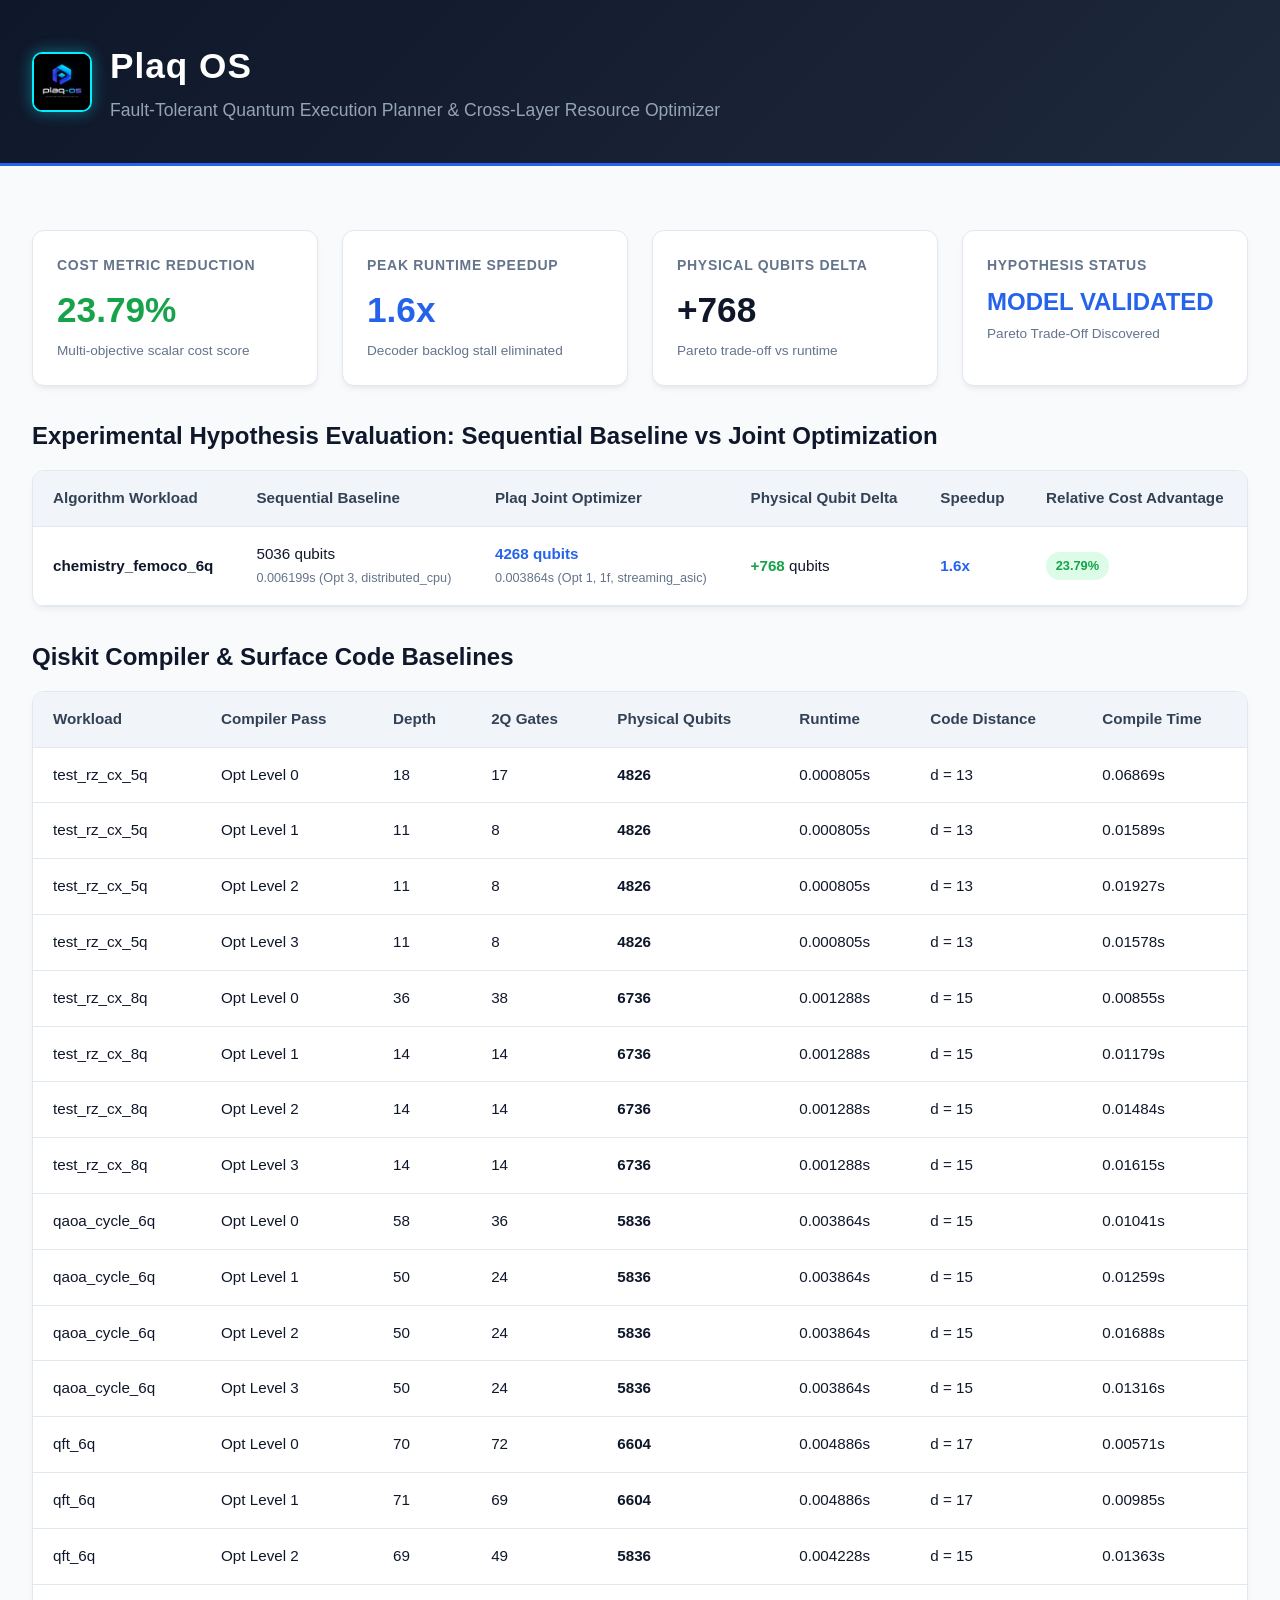
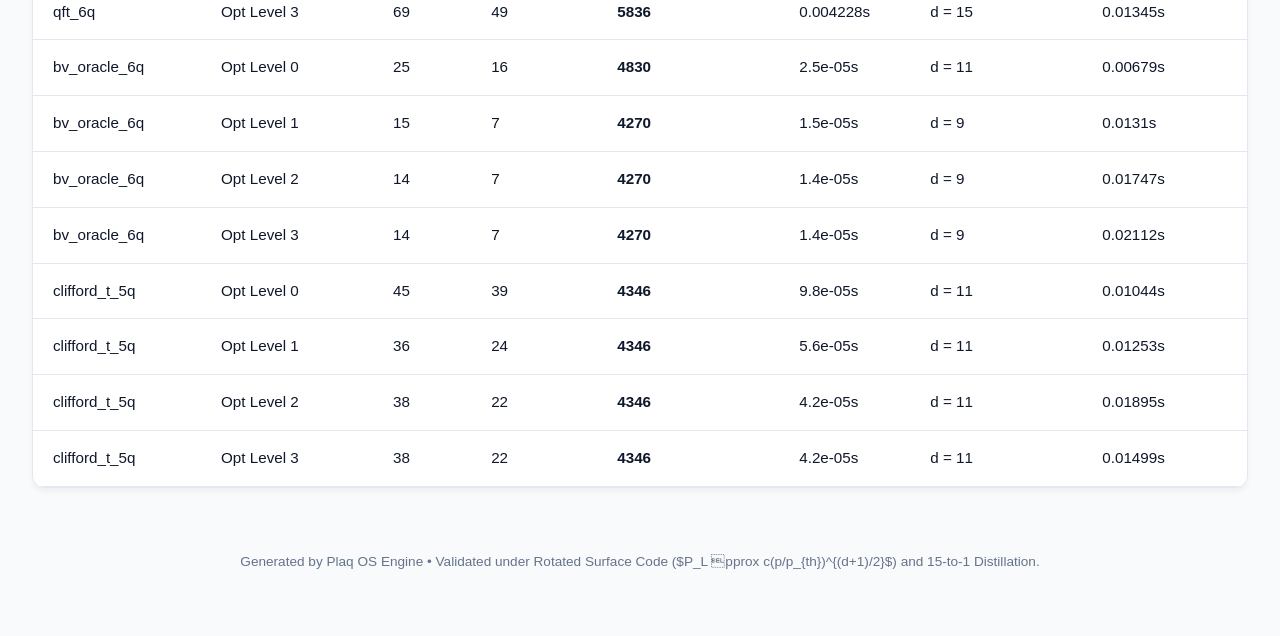
<file: results/dashboard.html>
<!DOCTYPE html>
<html lang="en">
<head>
    <meta charset="UTF-8">
    <meta name="viewport" content="width=device-width, initial-scale=1.0">
    <title>Plaq OS: Fault-Tolerant Quantum Execution Dashboard</title>
    <style>
        :root {
            --primary: #2563eb;
            --primary-dark: #1d4ed8;
            --success: #16a34a;
            --warning: #d97706;
            --danger: #dc2626;
            --bg: #f8fafc;
            --card-bg: #ffffff;
            --text-main: #0f172a;
            --text-muted: #64748b;
            --border: #e2e8f0;
        }
        body {
            font-family: -apple-system, BlinkMacSystemFont, "Segoe UI", Roboto, Helvetica, Arial, sans-serif;
            background-color: var(--bg);
            color: var(--text-main);
            margin: 0;
            padding: 0;
            line-height: 1.5;
        }
        .header {
            background: linear-gradient(135deg, #0f172a 0%, #1e293b 100%);
            color: white;
            padding: 2.5rem 2rem;
            border-bottom: 3px solid var(--primary);
        }
        .container {
            max-width: 1280px;
            margin: 0 auto;
            padding: 2rem;
        }
        h1 { margin: 0 0 0.5rem 0; font-size: 2.2rem; }
        .subtitle { color: #94a3b8; font-size: 1.1rem; margin: 0; }
        .metrics-grid {
            display: grid;
            grid-template-columns: repeat(auto-fit, minmax(240px, 1fr));
            gap: 1.5rem;
            margin: 2rem 0;
        }
        .card {
            background: var(--card-bg);
            border-radius: 12px;
            padding: 1.5rem;
            box-shadow: 0 4px 6px -1px rgba(0,0,0,0.05), 0 2px 4px -2px rgba(0,0,0,0.05);
            border: 1px solid var(--border);
        }
        .metric-title { font-size: 0.875rem; text-transform: uppercase; color: var(--text-muted); font-weight: 600; letter-spacing: 0.05em; }
        .metric-value { font-size: 2.2rem; font-weight: 800; color: var(--text-main); margin-top: 0.5rem; }
        .metric-sub { font-size: 0.85rem; color: var(--text-muted); margin-top: 0.25rem; }
        .table-container {
            background: var(--card-bg);
            border-radius: 12px;
            box-shadow: 0 4px 6px -1px rgba(0,0,0,0.05);
            border: 1px solid var(--border);
            overflow-x: auto;
            margin-bottom: 2rem;
        }
        table {
            width: 100%;
            border-collapse: collapse;
            text-align: left;
            font-size: 0.95rem;
        }
        th {
            background-color: #f1f5f9;
            color: #334155;
            padding: 1rem 1.25rem;
            font-weight: 600;
            border-bottom: 1px solid var(--border);
        }
        td {
            padding: 1rem 1.25rem;
            border-bottom: 1px solid var(--border);
        }
        tr:hover { background-color: #f8fafc; }
        .badge {
            display: inline-block;
            padding: 0.25rem 0.6rem;
            border-radius: 9999px;
            font-size: 0.8rem;
            font-weight: 700;
        }
        .badge-success { background-color: #dcfce7; color: var(--success); }
        .badge-info { background-color: #dbeafe; color: var(--primary); }
        .highlight-speedup { color: var(--primary); font-weight: 700; }
        .highlight-delta { color: var(--success); font-weight: 700; }
        .text-primary { color: var(--primary); }
        .text-muted { color: var(--text-muted); }
        .section-title { font-size: 1.5rem; font-weight: 700; margin-bottom: 1rem; color: var(--text-main); }
    </style>
</head>
<body>
    <div class="header">
        <div class="container" style="padding: 0; display: flex; align-items: center; gap: 18px;">
            <img src="../assets/logo.jpg" alt="Plaq OS Logo" style="width: 56px; height: 56px; border-radius: 10px; object-fit: cover; border: 2px solid #00f0ff; box-shadow: 0 0 15px rgba(0, 240, 255, 0.4);" onerror="this.style.display='none';">
            <div>
                <h1 style="margin: 0; font-size: 2.2rem; letter-spacing: 1px;">Plaq OS</h1>
                <p class="subtitle" style="margin: 4px 0 0 0;">Fault-Tolerant Quantum Execution Planner & Cross-Layer Resource Optimizer</p>
            </div>
        </div>
    </div>

    <div class="container">
        <!-- Metric Cards -->
        <div class="metrics-grid">
            <div class="card">
                <div class="metric-title">Cost Metric Reduction</div>
                <div class="metric-value" style="color: var(--success);">23.79%</div>
                <div class="metric-sub">Multi-objective scalar cost score</div>
            </div>
            <div class="card">
                <div class="metric-title">Peak Runtime Speedup</div>
                <div class="metric-value" style="color: var(--primary);">1.6x</div>
                <div class="metric-sub">Decoder backlog stall eliminated</div>
            </div>
            <div class="card">
                <div class="metric-title">Physical Qubits Delta</div>
                <div class="metric-value">+768</div>
                <div class="metric-sub">Pareto trade-off vs runtime</div>
            </div>
            <div class="card">
                <div class="metric-title">Hypothesis Status</div>
                <div class="metric-value" style="color: #2563eb; font-size: 1.5rem;">MODEL VALIDATED</div>
                <div class="metric-sub">Pareto Trade-Off Discovered</div>
            </div>
        </div>

        <!-- Research Hypothesis Validation Table -->
        <div class="section-title">Experimental Hypothesis Evaluation: Sequential Baseline vs Joint Optimization</div>
        <div class="table-container">
            <table>
                <thead>
                    <tr>
                        <th>Algorithm Workload</th>
                        <th>Sequential Baseline</th>
                        <th>Plaq Joint Optimizer</th>
                        <th>Physical Qubit Delta</th>
                        <th>Speedup</th>
                        <th>Relative Cost Advantage</th>
                    </tr>
                </thead>
                <tbody>
                    
        <tr>
            <td><strong>chemistry_femoco_6q</strong></td>
            <td>5036 qubits<br><small class='text-muted'>0.006199s (Opt 3, distributed_cpu)</small></td>
            <td><strong class='text-primary'>4268 qubits</strong><br><small class='text-muted'>0.003864s (Opt 1, 1f, streaming_asic)</small></td>
            <td><span class='highlight-delta'>+768</span> qubits</td>
            <td><span class='highlight-speedup'>1.6x</span></td>
            <td><span class='badge badge-success'>23.79%</span></td>
        </tr>
        
                </tbody>
            </table>
        </div>

        <!-- Compiler Transpiler Benchmarks Table -->
        <div class="section-title">Qiskit Compiler & Surface Code Baselines</div>
        <div class="table-container">
            <table>
                <thead>
                    <tr>
                        <th>Workload</th>
                        <th>Compiler Pass</th>
                        <th>Depth</th>
                        <th>2Q Gates</th>
                        <th>Physical Qubits</th>
                        <th>Runtime</th>
                        <th>Code Distance</th>
                        <th>Compile Time</th>
                    </tr>
                </thead>
                <tbody>
                    
        <tr>
            <td>test_rz_cx_5q</td>
            <td>Opt Level 0</td>
            <td>18</td>
            <td>17</td>
            <td><strong>4826</strong></td>
            <td>0.000805s</td>
            <td>d = 13</td>
            <td>0.06869s</td>
        </tr>
        
        <tr>
            <td>test_rz_cx_5q</td>
            <td>Opt Level 1</td>
            <td>11</td>
            <td>8</td>
            <td><strong>4826</strong></td>
            <td>0.000805s</td>
            <td>d = 13</td>
            <td>0.01589s</td>
        </tr>
        
        <tr>
            <td>test_rz_cx_5q</td>
            <td>Opt Level 2</td>
            <td>11</td>
            <td>8</td>
            <td><strong>4826</strong></td>
            <td>0.000805s</td>
            <td>d = 13</td>
            <td>0.01927s</td>
        </tr>
        
        <tr>
            <td>test_rz_cx_5q</td>
            <td>Opt Level 3</td>
            <td>11</td>
            <td>8</td>
            <td><strong>4826</strong></td>
            <td>0.000805s</td>
            <td>d = 13</td>
            <td>0.01578s</td>
        </tr>
        
        <tr>
            <td>test_rz_cx_8q</td>
            <td>Opt Level 0</td>
            <td>36</td>
            <td>38</td>
            <td><strong>6736</strong></td>
            <td>0.001288s</td>
            <td>d = 15</td>
            <td>0.00855s</td>
        </tr>
        
        <tr>
            <td>test_rz_cx_8q</td>
            <td>Opt Level 1</td>
            <td>14</td>
            <td>14</td>
            <td><strong>6736</strong></td>
            <td>0.001288s</td>
            <td>d = 15</td>
            <td>0.01179s</td>
        </tr>
        
        <tr>
            <td>test_rz_cx_8q</td>
            <td>Opt Level 2</td>
            <td>14</td>
            <td>14</td>
            <td><strong>6736</strong></td>
            <td>0.001288s</td>
            <td>d = 15</td>
            <td>0.01484s</td>
        </tr>
        
        <tr>
            <td>test_rz_cx_8q</td>
            <td>Opt Level 3</td>
            <td>14</td>
            <td>14</td>
            <td><strong>6736</strong></td>
            <td>0.001288s</td>
            <td>d = 15</td>
            <td>0.01615s</td>
        </tr>
        
        <tr>
            <td>qaoa_cycle_6q</td>
            <td>Opt Level 0</td>
            <td>58</td>
            <td>36</td>
            <td><strong>5836</strong></td>
            <td>0.003864s</td>
            <td>d = 15</td>
            <td>0.01041s</td>
        </tr>
        
        <tr>
            <td>qaoa_cycle_6q</td>
            <td>Opt Level 1</td>
            <td>50</td>
            <td>24</td>
            <td><strong>5836</strong></td>
            <td>0.003864s</td>
            <td>d = 15</td>
            <td>0.01259s</td>
        </tr>
        
        <tr>
            <td>qaoa_cycle_6q</td>
            <td>Opt Level 2</td>
            <td>50</td>
            <td>24</td>
            <td><strong>5836</strong></td>
            <td>0.003864s</td>
            <td>d = 15</td>
            <td>0.01688s</td>
        </tr>
        
        <tr>
            <td>qaoa_cycle_6q</td>
            <td>Opt Level 3</td>
            <td>50</td>
            <td>24</td>
            <td><strong>5836</strong></td>
            <td>0.003864s</td>
            <td>d = 15</td>
            <td>0.01316s</td>
        </tr>
        
        <tr>
            <td>qft_6q</td>
            <td>Opt Level 0</td>
            <td>70</td>
            <td>72</td>
            <td><strong>6604</strong></td>
            <td>0.004886s</td>
            <td>d = 17</td>
            <td>0.00571s</td>
        </tr>
        
        <tr>
            <td>qft_6q</td>
            <td>Opt Level 1</td>
            <td>71</td>
            <td>69</td>
            <td><strong>6604</strong></td>
            <td>0.004886s</td>
            <td>d = 17</td>
            <td>0.00985s</td>
        </tr>
        
        <tr>
            <td>qft_6q</td>
            <td>Opt Level 2</td>
            <td>69</td>
            <td>49</td>
            <td><strong>5836</strong></td>
            <td>0.004228s</td>
            <td>d = 15</td>
            <td>0.01363s</td>
        </tr>
        
        <tr>
            <td>qft_6q</td>
            <td>Opt Level 3</td>
            <td>69</td>
            <td>49</td>
            <td><strong>5836</strong></td>
            <td>0.004228s</td>
            <td>d = 15</td>
            <td>0.01345s</td>
        </tr>
        
        <tr>
            <td>bv_oracle_6q</td>
            <td>Opt Level 0</td>
            <td>25</td>
            <td>16</td>
            <td><strong>4830</strong></td>
            <td>2.5e-05s</td>
            <td>d = 11</td>
            <td>0.00679s</td>
        </tr>
        
        <tr>
            <td>bv_oracle_6q</td>
            <td>Opt Level 1</td>
            <td>15</td>
            <td>7</td>
            <td><strong>4270</strong></td>
            <td>1.5e-05s</td>
            <td>d = 9</td>
            <td>0.0131s</td>
        </tr>
        
        <tr>
            <td>bv_oracle_6q</td>
            <td>Opt Level 2</td>
            <td>14</td>
            <td>7</td>
            <td><strong>4270</strong></td>
            <td>1.4e-05s</td>
            <td>d = 9</td>
            <td>0.01747s</td>
        </tr>
        
        <tr>
            <td>bv_oracle_6q</td>
            <td>Opt Level 3</td>
            <td>14</td>
            <td>7</td>
            <td><strong>4270</strong></td>
            <td>1.4e-05s</td>
            <td>d = 9</td>
            <td>0.02112s</td>
        </tr>
        
        <tr>
            <td>clifford_t_5q</td>
            <td>Opt Level 0</td>
            <td>45</td>
            <td>39</td>
            <td><strong>4346</strong></td>
            <td>9.8e-05s</td>
            <td>d = 11</td>
            <td>0.01044s</td>
        </tr>
        
        <tr>
            <td>clifford_t_5q</td>
            <td>Opt Level 1</td>
            <td>36</td>
            <td>24</td>
            <td><strong>4346</strong></td>
            <td>5.6e-05s</td>
            <td>d = 11</td>
            <td>0.01253s</td>
        </tr>
        
        <tr>
            <td>clifford_t_5q</td>
            <td>Opt Level 2</td>
            <td>38</td>
            <td>22</td>
            <td><strong>4346</strong></td>
            <td>4.2e-05s</td>
            <td>d = 11</td>
            <td>0.01895s</td>
        </tr>
        
        <tr>
            <td>clifford_t_5q</td>
            <td>Opt Level 3</td>
            <td>38</td>
            <td>22</td>
            <td><strong>4346</strong></td>
            <td>4.2e-05s</td>
            <td>d = 11</td>
            <td>0.01499s</td>
        </tr>
        
                </tbody>
            </table>
        </div>

        <div style="text-align: center; color: var(--text-muted); font-size: 0.85rem; padding: 2rem 0;">
            Generated by Plaq OS Engine &bull; Validated under Rotated Surface Code ($P_L pprox c(p/p_{th})^{(d+1)/2}$) and 15-to-1 Distillation.
        </div>
    </div>
</body>
</html>
</file>
